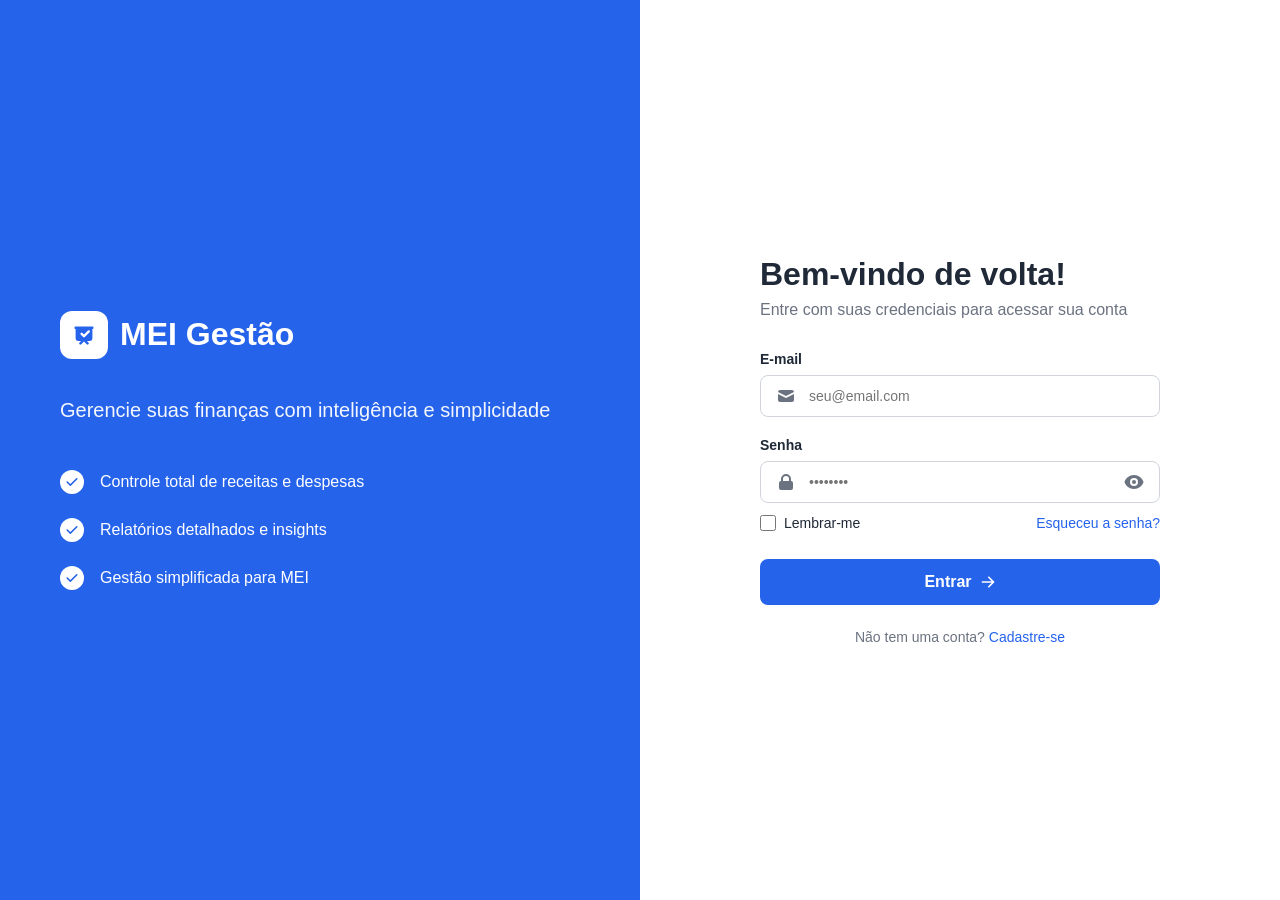
<file: index.html>
<!DOCTYPE html>
<html lang="pt-BR">
<head>
    <meta charset="UTF-8">
    <meta name="viewport" content="width=device-width, initial-scale=1.0">
    <title>MEI Gestão - Login</title>
    <link rel="stylesheet" href="styles.css">
    <style>
        body {
            margin: 0;
            padding: 0;
            font-family: -apple-system, BlinkMacSystemFont, 'Segoe UI', Roboto, Oxygen, Ubuntu, Cantarell, sans-serif;
            display: flex;
            height: 100vh;
            overflow: hidden;
        }

        .login-container {
            display: flex;
            width: 100%;
            height: 100%;
        }

        /* Left Panel - Promotional */
        .login-left {
            width: 50%;
            background-color: #2563eb;
            color: white;
            padding: 60px;
            display: flex;
            flex-direction: column;
            justify-content: center;
            position: relative;
        }

        .login-logo {
            display: flex;
            align-items: center;
            gap: 12px;
            margin-bottom: 40px;
        }

        .login-logo-icon {
            width: 48px;
            height: 48px;
            background-color: white;
            border-radius: 12px;
            display: flex;
            align-items: center;
            justify-content: center;
        }

        .login-logo-text {
            font-size: 32px;
            font-weight: bold;
        }

        .login-tagline {
            font-size: 20px;
            margin-bottom: 48px;
            opacity: 0.95;
        }

        .login-features {
            display: flex;
            flex-direction: column;
            gap: 24px;
        }

        .login-feature {
            display: flex;
            align-items: center;
            gap: 16px;
        }

        .login-feature-icon {
            width: 24px;
            height: 24px;
            background-color: white;
            border-radius: 50%;
            display: flex;
            align-items: center;
            justify-content: center;
            flex-shrink: 0;
        }

        .login-feature-text {
            font-size: 16px;
        }

        /* Right Panel - Login Form */
        .login-right {
            width: 50%;
            background-color: white;
            display: flex;
            align-items: center;
            justify-content: center;
            padding: 40px;
        }

        .login-form-container {
            width: 100%;
            max-width: 400px;
        }

        .login-welcome {
            margin-bottom: 8px;
        }

        .login-welcome h1 {
            font-size: 32px;
            font-weight: bold;
            color: #1f2937;
            margin-bottom: 8px;
        }

        .login-welcome p {
            font-size: 16px;
            color: #6b7280;
            margin-bottom: 32px;
        }

        .login-form {
            display: flex;
            flex-direction: column;
            gap: 20px;
        }

        .login-form-group {
            display: flex;
            flex-direction: column;
            gap: 8px;
        }

        .login-form-group label {
            font-size: 14px;
            font-weight: 600;
            color: #1f2937;
        }

        .login-input-wrapper {
            position: relative;
            display: flex;
            align-items: center;
        }

        .login-input-icon {
            position: absolute;
            left: 16px;
            color: #6b7280;
            pointer-events: none;
        }

        .login-input {
            width: 100%;
            padding: 12px 16px 12px 48px;
            border: 1px solid #d1d5db;
            border-radius: 8px;
            font-size: 14px;
            font-family: inherit;
            transition: border-color 0.2s;
        }

        .login-input:focus {
            outline: none;
            border-color: #2563eb;
        }

        .login-input-password {
            padding-right: 48px;
        }

        .login-password-toggle {
            position: absolute;
            right: 16px;
            cursor: pointer;
            color: #6b7280;
            transition: color 0.2s;
        }

        .login-password-toggle:hover {
            color: #2563eb;
        }

        .login-options {
            display: flex;
            justify-content: space-between;
            align-items: center;
            margin-top: -8px;
        }

        .login-remember {
            display: flex;
            align-items: center;
            gap: 8px;
        }

        .login-remember input[type="checkbox"] {
            width: 16px;
            height: 16px;
            cursor: pointer;
        }

        .login-remember label {
            font-size: 14px;
            color: #1f2937;
            cursor: pointer;
        }

        .login-forgot {
            font-size: 14px;
            color: #2563eb;
            text-decoration: none;
            font-weight: 500;
            transition: color 0.2s;
        }

        .login-forgot:hover {
            color: #1e40af;
        }

        .login-btn {
            width: 100%;
            padding: 14px 24px;
            background-color: #2563eb;
            color: white;
            border: none;
            border-radius: 8px;
            font-weight: 600;
            font-size: 16px;
            cursor: pointer;
            display: flex;
            align-items: center;
            justify-content: center;
            gap: 8px;
            transition: background-color 0.2s;
            margin-top: 8px;
        }

        .login-btn:hover {
            background-color: #1e40af;
        }

        .login-signup {
            text-align: center;
            margin-top: 24px;
            font-size: 14px;
            color: #6b7280;
        }

        .login-signup a {
            color: #2563eb;
            text-decoration: none;
            font-weight: 500;
            transition: color 0.2s;
        }

        .login-signup a:hover {
            color: #1e40af;
        }

        @media (max-width: 768px) {
            .login-container {
                flex-direction: column;
            }

            .login-left {
                width: 100%;
                padding: 40px;
            }

            .login-right {
                width: 100%;
            }
        }
    </style>
</head>
<body>
    <div class="login-container">
        <!-- Left Panel -->
        <div class="login-left">
            <div class="login-logo">
                <div class="login-logo-icon">
                    <svg width="24" height="24" fill="#2563eb" viewBox="0 0 20 20">
                        <path fill-rule="evenodd" d="M3 3a1 1 0 000 2v8a2 2 0 002 2h2.586l-1.293 1.293a1 1 0 101.414 1.414L10 15.414l2.293 2.293a1 1 0 001.414-1.414L12.414 15H15a2 2 0 002-2V5a1 1 0 100-2H3zm11.707 4.707a1 1 0 00-1.414-1.414L10 9.586 8.707 8.293a1 1 0 00-1.414 1.414l2 2a1 1 0 001.414 0l4-4z" clip-rule="evenodd"/>
                    </svg>
                </div>
                <div class="login-logo-text">MEI Gestão</div>
            </div>
            <p class="login-tagline">Gerencie suas finanças com inteligência e simplicidade</p>
            <div class="login-features">
                <div class="login-feature">
                    <div class="login-feature-icon">
                        <svg width="16" height="16" fill="#2563eb" viewBox="0 0 20 20">
                            <path fill-rule="evenodd" d="M16.707 5.293a1 1 0 010 1.414l-8 8a1 1 0 01-1.414 0l-4-4a1 1 0 011.414-1.414L8 12.586l7.293-7.293a1 1 0 011.414 0z" clip-rule="evenodd"/>
                        </svg>
                    </div>
                    <div class="login-feature-text">Controle total de receitas e despesas</div>
                </div>
                <div class="login-feature">
                    <div class="login-feature-icon">
                        <svg width="16" height="16" fill="#2563eb" viewBox="0 0 20 20">
                            <path fill-rule="evenodd" d="M16.707 5.293a1 1 0 010 1.414l-8 8a1 1 0 01-1.414 0l-4-4a1 1 0 011.414-1.414L8 12.586l7.293-7.293a1 1 0 011.414 0z" clip-rule="evenodd"/>
                        </svg>
                    </div>
                    <div class="login-feature-text">Relatórios detalhados e insights</div>
                </div>
                <div class="login-feature">
                    <div class="login-feature-icon">
                        <svg width="16" height="16" fill="#2563eb" viewBox="0 0 20 20">
                            <path fill-rule="evenodd" d="M16.707 5.293a1 1 0 010 1.414l-8 8a1 1 0 01-1.414 0l-4-4a1 1 0 011.414-1.414L8 12.586l7.293-7.293a1 1 0 011.414 0z" clip-rule="evenodd"/>
                        </svg>
                    </div>
                    <div class="login-feature-text">Gestão simplificada para MEI</div>
                </div>
            </div>
        </div>

        <!-- Right Panel -->
        <div class="login-right">
            <div class="login-form-container">
                <div class="login-welcome">
                    <h1>Bem-vindo de volta!</h1>
                    <p>Entre com suas credenciais para acessar sua conta</p>
                </div>
                <form class="login-form" id="loginForm">
                    <div class="login-form-group">
                        <label for="loginEmail">E-mail</label>
                        <div class="login-input-wrapper">
                            <svg class="login-input-icon" width="20" height="20" fill="currentColor" viewBox="0 0 20 20">
                                <path d="M2.003 5.884L10 9.882l7.997-3.998A2 2 0 0016 4H4a2 2 0 00-1.997 1.884z"/>
                                <path d="M18 8.118l-8 4-8-4V14a2 2 0 002 2h12a2 2 0 002-2V8.118z"/>
                            </svg>
                            <input type="email" id="loginEmail" class="login-input" placeholder="seu@email.com" required>
                        </div>
                    </div>
                    <div class="login-form-group">
                        <label for="loginPassword">Senha</label>
                        <div class="login-input-wrapper">
                            <svg class="login-input-icon" width="20" height="20" fill="currentColor" viewBox="0 0 20 20">
                                <path fill-rule="evenodd" d="M5 9V7a5 5 0 0110 0v2a2 2 0 012 2v5a2 2 0 01-2 2H5a2 2 0 01-2-2v-5a2 2 0 012-2zm8-2v2H7V7a3 3 0 016 0z" clip-rule="evenodd"/>
                            </svg>
                            <input type="password" id="loginPassword" class="login-input login-input-password" placeholder="••••••••" required>
                            <svg class="login-password-toggle" id="togglePassword" width="20" height="20" fill="currentColor" viewBox="0 0 20 20">
                                <path d="M10 12a2 2 0 100-4 2 2 0 000 4z"/>
                                <path fill-rule="evenodd" d="M.458 10C1.732 5.943 5.522 3 10 3s8.268 2.943 9.542 7c-1.274 4.057-5.064 7-9.542 7S1.732 14.057.458 10zM14 10a4 4 0 11-8 0 4 4 0 018 0z" clip-rule="evenodd"/>
                            </svg>
                        </div>
                    </div>
                    <div class="login-options">
                        <div class="login-remember">
                            <input type="checkbox" id="rememberMe" name="remember">
                            <label for="rememberMe">Lembrar-me</label>
                        </div>
                        <a href="recuperar-senha.html" class="login-forgot">Esqueceu a senha?</a>
                    </div>
                    <button type="submit" class="login-btn">
                        Entrar
                        <svg width="16" height="16" fill="currentColor" viewBox="0 0 20 20">
                            <path fill-rule="evenodd" d="M10.293 3.293a1 1 0 011.414 0l6 6a1 1 0 010 1.414l-6 6a1 1 0 01-1.414-1.414L14.586 11H3a1 1 0 110-2h11.586l-4.293-4.293a1 1 0 010-1.414z" clip-rule="evenodd"/>
                        </svg>
                    </button>
                </form>
                <div class="login-signup">
                    Não tem uma conta? <a href="cadastro.html">Cadastre-se</a>
                </div>
            </div>
        </div>
    </div>

    <script>
        // Toggle password visibility
        const togglePassword = document.getElementById('togglePassword');
        const loginPassword = document.getElementById('loginPassword');
        const loginForm = document.getElementById('loginForm');

        togglePassword.addEventListener('click', () => {
            const type = loginPassword.getAttribute('type') === 'password' ? 'text' : 'password';
            loginPassword.setAttribute('type', type);
            
            // Toggle icon
            if (type === 'text') {
                togglePassword.innerHTML = `
                    <path fill-rule="evenodd" d="M3.707 2.293a1 1 0 00-1.414 1.414l14 14a1 1 0 001.414-1.414l-1.473-1.473A10.014 10.014 0 0019.542 10C18.268 5.943 14.478 3 10 3a9.958 9.958 0 00-4.906 1.255l-1.387-1.387zm5.196 5.196L10 9.586V7a3 3 0 00-3 3v.586l1.903 1.903zM8 12a4 4 0 014-4v.586l-4 4V12z" clip-rule="evenodd"/>
                    <path d="M5 12a5 5 0 017.446-4.446l-7.892 7.892A4.998 4.998 0 015 12z"/>
                `;
            } else {
                togglePassword.innerHTML = `
                    <path d="M10 12a2 2 0 100-4 2 2 0 000 4z"/>
                    <path fill-rule="evenodd" d="M.458 10C1.732 5.943 5.522 3 10 3s8.268 2.943 9.542 7c-1.274 4.057-5.064 7-9.542 7S1.732 14.057.458 10zM14 10a4 4 0 11-8 0 4 4 0 018 0z" clip-rule="evenodd"/>
                `;
            }
        });

        // Form submit
        loginForm.addEventListener('submit', (e) => {
            e.preventDefault();
            // Redirecionar para o dashboard após login
            window.location.href = 'dashboard.html';
        });
    </script>
</body>
</html>
</file>
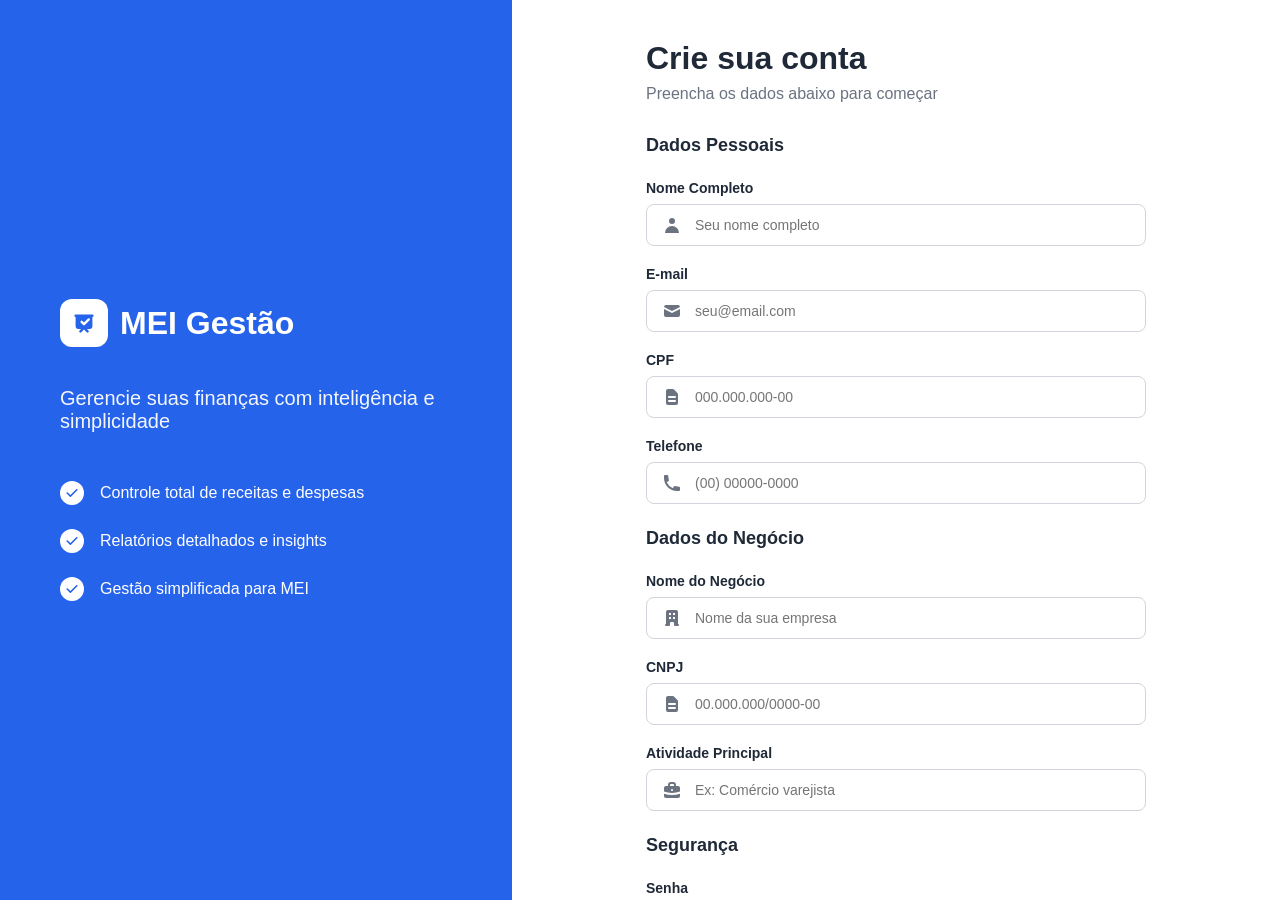
<file: cadastro.html>
<!DOCTYPE html>
<html lang="pt-BR">
<head>
    <meta charset="UTF-8">
    <meta name="viewport" content="width=device-width, initial-scale=1.0">
    <title>MEI Gestão - Criar Conta</title>
    <link rel="stylesheet" href="styles.css">
    <style>
        body {
            margin: 0;
            padding: 0;
            font-family: -apple-system, BlinkMacSystemFont, 'Segoe UI', Roboto, Oxygen, Ubuntu, Cantarell, sans-serif;
            display: flex;
            height: 100vh;
            overflow: hidden;
        }

        .signup-container {
            display: flex;
            width: 100%;
            height: 100%;
        }

        /* Left Panel - Promotional */
        .signup-left {
            width: 40%;
            background-color: #2563eb;
            color: white;
            padding: 60px;
            display: flex;
            flex-direction: column;
            justify-content: center;
            position: relative;
        }

        .signup-logo {
            display: flex;
            align-items: center;
            gap: 12px;
            margin-bottom: 40px;
        }

        .signup-logo-icon {
            width: 48px;
            height: 48px;
            background-color: white;
            border-radius: 12px;
            display: flex;
            align-items: center;
            justify-content: center;
        }

        .signup-logo-text {
            font-size: 32px;
            font-weight: bold;
        }

        .signup-tagline {
            font-size: 20px;
            margin-bottom: 48px;
            opacity: 0.95;
        }

        .signup-features {
            display: flex;
            flex-direction: column;
            gap: 24px;
        }

        .signup-feature {
            display: flex;
            align-items: center;
            gap: 16px;
        }

        .signup-feature-icon {
            width: 24px;
            height: 24px;
            background-color: white;
            border-radius: 50%;
            display: flex;
            align-items: center;
            justify-content: center;
            flex-shrink: 0;
        }

        .signup-feature-text {
            font-size: 16px;
        }

        /* Right Panel - Signup Form */
        .signup-right {
            width: 60%;
            background-color: white;
            display: flex;
            align-items: flex-start;
            justify-content: center;
            padding: 40px;
            overflow-y: auto;
        }

        .signup-form-container {
            width: 100%;
            max-width: 500px;
        }

        .signup-welcome {
            margin-bottom: 32px;
        }

        .signup-welcome h1 {
            font-size: 32px;
            font-weight: bold;
            color: #1f2937;
            margin-bottom: 8px;
        }

        .signup-welcome p {
            font-size: 16px;
            color: #6b7280;
        }

        .signup-form {
            display: flex;
            flex-direction: column;
            gap: 24px;
        }

        .form-section {
            display: flex;
            flex-direction: column;
            gap: 20px;
        }

        .form-section-title {
            font-size: 18px;
            font-weight: 600;
            color: #1f2937;
            margin-bottom: 4px;
        }

        .signup-form-group {
            display: flex;
            flex-direction: column;
            gap: 8px;
        }

        .signup-form-group label {
            font-size: 14px;
            font-weight: 600;
            color: #1f2937;
        }

        .signup-input-wrapper {
            position: relative;
            display: flex;
            align-items: center;
        }

        .signup-input-icon {
            position: absolute;
            left: 16px;
            color: #6b7280;
            pointer-events: none;
        }

        .signup-input {
            width: 100%;
            padding: 12px 16px 12px 48px;
            border: 1px solid #d1d5db;
            border-radius: 8px;
            font-size: 14px;
            font-family: inherit;
            transition: border-color 0.2s;
        }

        .signup-input:focus {
            outline: none;
            border-color: #2563eb;
        }

        .signup-input-password {
            padding-right: 48px;
        }

        .signup-password-toggle {
            position: absolute;
            right: 16px;
            cursor: pointer;
            color: #6b7280;
            transition: color 0.2s;
        }

        .signup-password-toggle:hover {
            color: #2563eb;
        }

        .signup-terms {
            display: flex;
            align-items: flex-start;
            gap: 12px;
            margin-top: 8px;
        }

        .signup-terms input[type="checkbox"] {
            width: 18px;
            height: 18px;
            cursor: pointer;
            margin-top: 2px;
            flex-shrink: 0;
        }

        .signup-terms label {
            font-size: 14px;
            color: #1f2937;
            cursor: pointer;
            line-height: 1.5;
        }

        .signup-terms a {
            color: #2563eb;
            text-decoration: none;
            font-weight: 500;
        }

        .signup-terms a:hover {
            text-decoration: underline;
        }

        .signup-btn {
            width: 100%;
            padding: 14px 24px;
            background-color: #2563eb;
            color: white;
            border: none;
            border-radius: 8px;
            font-weight: 600;
            font-size: 16px;
            cursor: pointer;
            display: flex;
            align-items: center;
            justify-content: center;
            gap: 8px;
            transition: background-color 0.2s;
            margin-top: 8px;
        }

        .signup-btn:hover {
            background-color: #1e40af;
        }

        .signup-login {
            text-align: center;
            margin-top: 24px;
            font-size: 14px;
            color: #6b7280;
        }

        .signup-login a {
            color: #2563eb;
            text-decoration: none;
            font-weight: 500;
            transition: color 0.2s;
        }

        .signup-login a:hover {
            color: #1e40af;
        }

        @media (max-width: 768px) {
            .signup-container {
                flex-direction: column;
            }

            .signup-left {
                width: 100%;
                padding: 40px;
            }

            .signup-right {
                width: 100%;
            }
        }
    </style>
</head>
<body>
    <div class="signup-container">
        <!-- Left Panel -->
        <div class="signup-left">
            <div class="signup-logo">
                <div class="signup-logo-icon">
                    <svg width="24" height="24" fill="#2563eb" viewBox="0 0 20 20">
                        <path fill-rule="evenodd" d="M3 3a1 1 0 000 2v8a2 2 0 002 2h2.586l-1.293 1.293a1 1 0 101.414 1.414L10 15.414l2.293 2.293a1 1 0 001.414-1.414L12.414 15H15a2 2 0 002-2V5a1 1 0 100-2H3zm11.707 4.707a1 1 0 00-1.414-1.414L10 9.586 8.707 8.293a1 1 0 00-1.414 1.414l2 2a1 1 0 001.414 0l4-4z" clip-rule="evenodd"/>
                    </svg>
                </div>
                <div class="signup-logo-text">MEI Gestão</div>
            </div>
            <p class="signup-tagline">Gerencie suas finanças com inteligência e simplicidade</p>
            <div class="signup-features">
                <div class="signup-feature">
                    <div class="signup-feature-icon">
                        <svg width="16" height="16" fill="#2563eb" viewBox="0 0 20 20">
                            <path fill-rule="evenodd" d="M16.707 5.293a1 1 0 010 1.414l-8 8a1 1 0 01-1.414 0l-4-4a1 1 0 011.414-1.414L8 12.586l7.293-7.293a1 1 0 011.414 0z" clip-rule="evenodd"/>
                        </svg>
                    </div>
                    <div class="signup-feature-text">Controle total de receitas e despesas</div>
                </div>
                <div class="signup-feature">
                    <div class="signup-feature-icon">
                        <svg width="16" height="16" fill="#2563eb" viewBox="0 0 20 20">
                            <path fill-rule="evenodd" d="M16.707 5.293a1 1 0 010 1.414l-8 8a1 1 0 01-1.414 0l-4-4a1 1 0 011.414-1.414L8 12.586l7.293-7.293a1 1 0 011.414 0z" clip-rule="evenodd"/>
                        </svg>
                    </div>
                    <div class="signup-feature-text">Relatórios detalhados e insights</div>
                </div>
                <div class="signup-feature">
                    <div class="signup-feature-icon">
                        <svg width="16" height="16" fill="#2563eb" viewBox="0 0 20 20">
                            <path fill-rule="evenodd" d="M16.707 5.293a1 1 0 010 1.414l-8 8a1 1 0 01-1.414 0l-4-4a1 1 0 011.414-1.414L8 12.586l7.293-7.293a1 1 0 011.414 0z" clip-rule="evenodd"/>
                        </svg>
                    </div>
                    <div class="signup-feature-text">Gestão simplificada para MEI</div>
                </div>
            </div>
        </div>

        <!-- Right Panel -->
        <div class="signup-right">
            <div class="signup-form-container">
                <div class="signup-welcome">
                    <h1>Crie sua conta</h1>
                    <p>Preencha os dados abaixo para começar</p>
                </div>
                <form class="signup-form" id="signupForm">
                    <!-- Dados Pessoais -->
                    <div class="form-section">
                        <h3 class="form-section-title">Dados Pessoais</h3>
                        <div class="signup-form-group">
                            <label for="fullName">Nome Completo</label>
                            <div class="signup-input-wrapper">
                                <svg class="signup-input-icon" width="20" height="20" fill="currentColor" viewBox="0 0 20 20">
                                    <path fill-rule="evenodd" d="M10 9a3 3 0 100-6 3 3 0 000 6zm-7 9a7 7 0 1114 0H3z" clip-rule="evenodd"/>
                                </svg>
                                <input type="text" id="fullName" class="signup-input" placeholder="Seu nome completo" required>
                            </div>
                        </div>
                        <div class="signup-form-group">
                            <label for="signupEmail">E-mail</label>
                            <div class="signup-input-wrapper">
                                <svg class="signup-input-icon" width="20" height="20" fill="currentColor" viewBox="0 0 20 20">
                                    <path d="M2.003 5.884L10 9.882l7.997-3.998A2 2 0 0016 4H4a2 2 0 00-1.997 1.884z"/>
                                    <path d="M18 8.118l-8 4-8-4V14a2 2 0 002 2h12a2 2 0 002-2V8.118z"/>
                                </svg>
                                <input type="email" id="signupEmail" class="signup-input" placeholder="seu@email.com" required>
                            </div>
                        </div>
                        <div class="signup-form-group">
                            <label for="cpf">CPF</label>
                            <div class="signup-input-wrapper">
                                <svg class="signup-input-icon" width="20" height="20" fill="currentColor" viewBox="0 0 20 20">
                                    <path fill-rule="evenodd" d="M4 4a2 2 0 012-2h4.586A2 2 0 0112 2.586L15.414 6A2 2 0 0116 7.414V16a2 2 0 01-2 2H6a2 2 0 01-2-2V4zm2 6a1 1 0 011-1h6a1 1 0 110 2H7a1 1 0 01-1-1zm1 3a1 1 0 100 2h6a1 1 0 100-2H7z" clip-rule="evenodd"/>
                                </svg>
                                <input type="text" id="cpf" class="signup-input" placeholder="000.000.000-00" required>
                            </div>
                        </div>
                        <div class="signup-form-group">
                            <label for="phone">Telefone</label>
                            <div class="signup-input-wrapper">
                                <svg class="signup-input-icon" width="20" height="20" fill="currentColor" viewBox="0 0 20 20">
                                    <path d="M2 3a1 1 0 011-1h2.153a1 1 0 01.986.836l.74 4.435a1 1 0 01-.54 1.06l-1.548.773a11.037 11.037 0 006.105 6.105l.774-1.548a1 1 0 011.059-.54l4.435.74a1 1 0 01.836.986V17a1 1 0 01-1 1h-2C7.82 18 2 12.18 2 5V3z"/>
                                </svg>
                                <input type="tel" id="phone" class="signup-input" placeholder="(00) 00000-0000">
                            </div>
                        </div>
                    </div>

                    <!-- Dados do Negócio -->
                    <div class="form-section">
                        <h3 class="form-section-title">Dados do Negócio</h3>
                        <div class="signup-form-group">
                            <label for="businessName">Nome do Negócio</label>
                            <div class="signup-input-wrapper">
                                <svg class="signup-input-icon" width="20" height="20" fill="currentColor" viewBox="0 0 20 20">
                                    <path fill-rule="evenodd" d="M4 4a2 2 0 012-2h8a2 2 0 012 2v12a1 1 0 110 2h-3a1 1 0 01-1-1v-2a1 1 0 00-1-1H9a1 1 0 00-1 1v2a1 1 0 01-1 1H4a1 1 0 110-2V4zm3 1h2v2H7V5zm2 4H7v2h2V9zm2-4h2v2h-2V5zm2 4h-2v2h2V9z" clip-rule="evenodd"/>
                                </svg>
                                <input type="text" id="businessName" class="signup-input" placeholder="Nome da sua empresa">
                            </div>
                        </div>
                        <div class="signup-form-group">
                            <label for="cnpj">CNPJ</label>
                            <div class="signup-input-wrapper">
                                <svg class="signup-input-icon" width="20" height="20" fill="currentColor" viewBox="0 0 20 20">
                                    <path fill-rule="evenodd" d="M4 4a2 2 0 012-2h4.586A2 2 0 0112 2.586L15.414 6A2 2 0 0116 7.414V16a2 2 0 01-2 2H6a2 2 0 01-2-2V4zm2 6a1 1 0 011-1h6a1 1 0 110 2H7a1 1 0 01-1-1zm1 3a1 1 0 100 2h6a1 1 0 100-2H7z" clip-rule="evenodd"/>
                                </svg>
                                <input type="text" id="cnpj" class="signup-input" placeholder="00.000.000/0000-00">
                            </div>
                        </div>
                        <div class="signup-form-group">
                            <label for="mainActivity">Atividade Principal</label>
                            <div class="signup-input-wrapper">
                                <svg class="signup-input-icon" width="20" height="20" fill="currentColor" viewBox="0 0 20 20">
                                    <path fill-rule="evenodd" d="M6 6V5a3 3 0 013-3h2a3 3 0 013 3v1h2a2 2 0 012 2v3.57A22.952 22.952 0 0110 13a22.95 22.95 0 01-8-1.43V8a2 2 0 012-2h2zm2-1a1 1 0 011-1h2a1 1 0 011 1v1H8V5zm1 5a1 1 0 011-1h.01a1 1 0 110 2H10a1 1 0 01-1-1z" clip-rule="evenodd"/>
                                    <path d="M2 13.692V16a2 2 0 002 2h12a2 2 0 002-2v-2.308A24.974 24.974 0 0110 15c-2.796 0-5.487-.46-8-1.308z"/>
                                </svg>
                                <input type="text" id="mainActivity" class="signup-input" placeholder="Ex: Comércio varejista">
                            </div>
                        </div>
                    </div>

                    <!-- Segurança -->
                    <div class="form-section">
                        <h3 class="form-section-title">Segurança</h3>
                        <div class="signup-form-group">
                            <label for="signupPassword">Senha</label>
                            <div class="signup-input-wrapper">
                                <svg class="signup-input-icon" width="20" height="20" fill="currentColor" viewBox="0 0 20 20">
                                    <path fill-rule="evenodd" d="M5 9V7a5 5 0 0110 0v2a2 2 0 012 2v5a2 2 0 01-2 2H5a2 2 0 01-2-2v-5a2 2 0 012-2zm8-2v2H7V7a3 3 0 016 0z" clip-rule="evenodd"/>
                                </svg>
                                <input type="password" id="signupPassword" class="signup-input signup-input-password" placeholder="Mínimo 8 caracteres" required minlength="8">
                                <svg class="signup-password-toggle" id="toggleSignupPassword" width="20" height="20" fill="currentColor" viewBox="0 0 20 20">
                                    <path d="M10 12a2 2 0 100-4 2 2 0 000 4z"/>
                                    <path fill-rule="evenodd" d="M.458 10C1.732 5.943 5.522 3 10 3s8.268 2.943 9.542 7c-1.274 4.057-5.064 7-9.542 7S1.732 14.057.458 10zM14 10a4 4 0 11-8 0 4 4 0 018 0z" clip-rule="evenodd"/>
                                </svg>
                            </div>
                        </div>
                        <div class="signup-form-group">
                            <label for="confirmPassword">Confirmar Senha</label>
                            <div class="signup-input-wrapper">
                                <svg class="signup-input-icon" width="20" height="20" fill="currentColor" viewBox="0 0 20 20">
                                    <path fill-rule="evenodd" d="M5 9V7a5 5 0 0110 0v2a2 2 0 012 2v5a2 2 0 01-2 2H5a2 2 0 01-2-2v-5a2 2 0 012-2zm8-2v2H7V7a3 3 0 016 0z" clip-rule="evenodd"/>
                                </svg>
                                <input type="password" id="confirmPassword" class="signup-input signup-input-password" placeholder="Digite a senha novamente" required minlength="8">
                                <svg class="signup-password-toggle" id="toggleConfirmPassword" width="20" height="20" fill="currentColor" viewBox="0 0 20 20">
                                    <path d="M10 12a2 2 0 100-4 2 2 0 000 4z"/>
                                    <path fill-rule="evenodd" d="M.458 10C1.732 5.943 5.522 3 10 3s8.268 2.943 9.542 7c-1.274 4.057-5.064 7-9.542 7S1.732 14.057.458 10zM14 10a4 4 0 11-8 0 4 4 0 018 0z" clip-rule="evenodd"/>
                                </svg>
                            </div>
                        </div>
                    </div>

                    <!-- Termos -->
                    <div class="signup-terms">
                        <input type="checkbox" id="acceptTerms" name="terms" required>
                        <label for="acceptTerms">
                            Aceito os <a href="#">termos de uso</a> e <a href="#">política de privacidade</a>
                        </label>
                    </div>

                    <button type="submit" class="signup-btn">
                        Criar Conta
                        <svg width="16" height="16" fill="currentColor" viewBox="0 0 20 20">
                            <path fill-rule="evenodd" d="M10.293 3.293a1 1 0 011.414 0l6 6a1 1 0 010 1.414l-6 6a1 1 0 01-1.414-1.414L14.586 11H3a1 1 0 110-2h11.586l-4.293-4.293a1 1 0 010-1.414z" clip-rule="evenodd"/>
                        </svg>
                    </button>
                </form>
                <div class="signup-login">
                    Já tem uma conta? <a href="index.html">Faça login</a>
                </div>
            </div>
        </div>
    </div>

    <script>
        // Toggle password visibility
        const toggleSignupPassword = document.getElementById('toggleSignupPassword');
        const toggleConfirmPassword = document.getElementById('toggleConfirmPassword');
        const signupPassword = document.getElementById('signupPassword');
        const confirmPassword = document.getElementById('confirmPassword');
        const signupForm = document.getElementById('signupForm');

        const eyeOpenIcon = `
            <path d="M10 12a2 2 0 100-4 2 2 0 000 4z"/>
            <path fill-rule="evenodd" d="M.458 10C1.732 5.943 5.522 3 10 3s8.268 2.943 9.542 7c-1.274 4.057-5.064 7-9.542 7S1.732 14.057.458 10zM14 10a4 4 0 11-8 0 4 4 0 018 0z" clip-rule="evenodd"/>
        `;

        const eyeClosedIcon = `
            <path fill-rule="evenodd" d="M3.707 2.293a1 1 0 00-1.414 1.414l14 14a1 1 0 001.414-1.414l-1.473-1.473A10.014 10.014 0 0019.542 10C18.268 5.943 14.478 3 10 3a9.958 9.958 0 00-4.906 1.255l-1.387-1.387zm5.196 5.196L10 9.586V7a3 3 0 00-3 3v.586l1.903 1.903zM8 12a4 4 0 014-4v.586l-4 4V12z" clip-rule="evenodd"/>
            <path d="M5 12a5 5 0 017.446-4.446l-7.892 7.892A4.998 4.998 0 015 12z"/>
        `;

        toggleSignupPassword.addEventListener('click', () => {
            const type = signupPassword.getAttribute('type') === 'password' ? 'text' : 'password';
            signupPassword.setAttribute('type', type);
            toggleSignupPassword.innerHTML = type === 'text' ? eyeClosedIcon : eyeOpenIcon;
        });

        toggleConfirmPassword.addEventListener('click', () => {
            const type = confirmPassword.getAttribute('type') === 'password' ? 'text' : 'password';
            confirmPassword.setAttribute('type', type);
            toggleConfirmPassword.innerHTML = type === 'text' ? eyeClosedIcon : eyeOpenIcon;
        });

        // Form validation
        signupForm.addEventListener('submit', (e) => {
            e.preventDefault();
            
            const password = signupPassword.value;
            const confirm = confirmPassword.value;
            
            if (password !== confirm) {
                alert('As senhas não coincidem!');
                return;
            }
            
            if (password.length < 8) {
                alert('A senha deve ter no mínimo 8 caracteres!');
                return;
            }
            
            // Redirecionar para o dashboard após cadastro
            window.location.href = 'index.html';
        });

        // Máscaras de input
        const cpfInput = document.getElementById('cpf');
        const phoneInput = document.getElementById('phone');
        const cnpjInput = document.getElementById('cnpj');

        cpfInput.addEventListener('input', (e) => {
            let value = e.target.value.replace(/\D/g, '');
            if (value.length <= 11) {
                value = value.replace(/(\d{3})(\d)/, '$1.$2');
                value = value.replace(/(\d{3})(\d)/, '$1.$2');
                value = value.replace(/(\d{3})(\d{1,2})$/, '$1-$2');
                e.target.value = value;
            }
        });

        phoneInput.addEventListener('input', (e) => {
            let value = e.target.value.replace(/\D/g, '');
            if (value.length <= 11) {
                value = value.replace(/(\d{2})(\d)/, '($1) $2');
                value = value.replace(/(\d{5})(\d)/, '$1-$2');
                e.target.value = value;
            }
        });

        cnpjInput.addEventListener('input', (e) => {
            let value = e.target.value.replace(/\D/g, '');
            if (value.length <= 14) {
                value = value.replace(/(\d{2})(\d)/, '$1.$2');
                value = value.replace(/(\d{3})(\d)/, '$1.$2');
                value = value.replace(/(\d{3})(\d)/, '$1/$2');
                value = value.replace(/(\d{4})(\d)/, '$1-$2');
                e.target.value = value;
            }
        });
    </script>
</body>
</html>
</file>
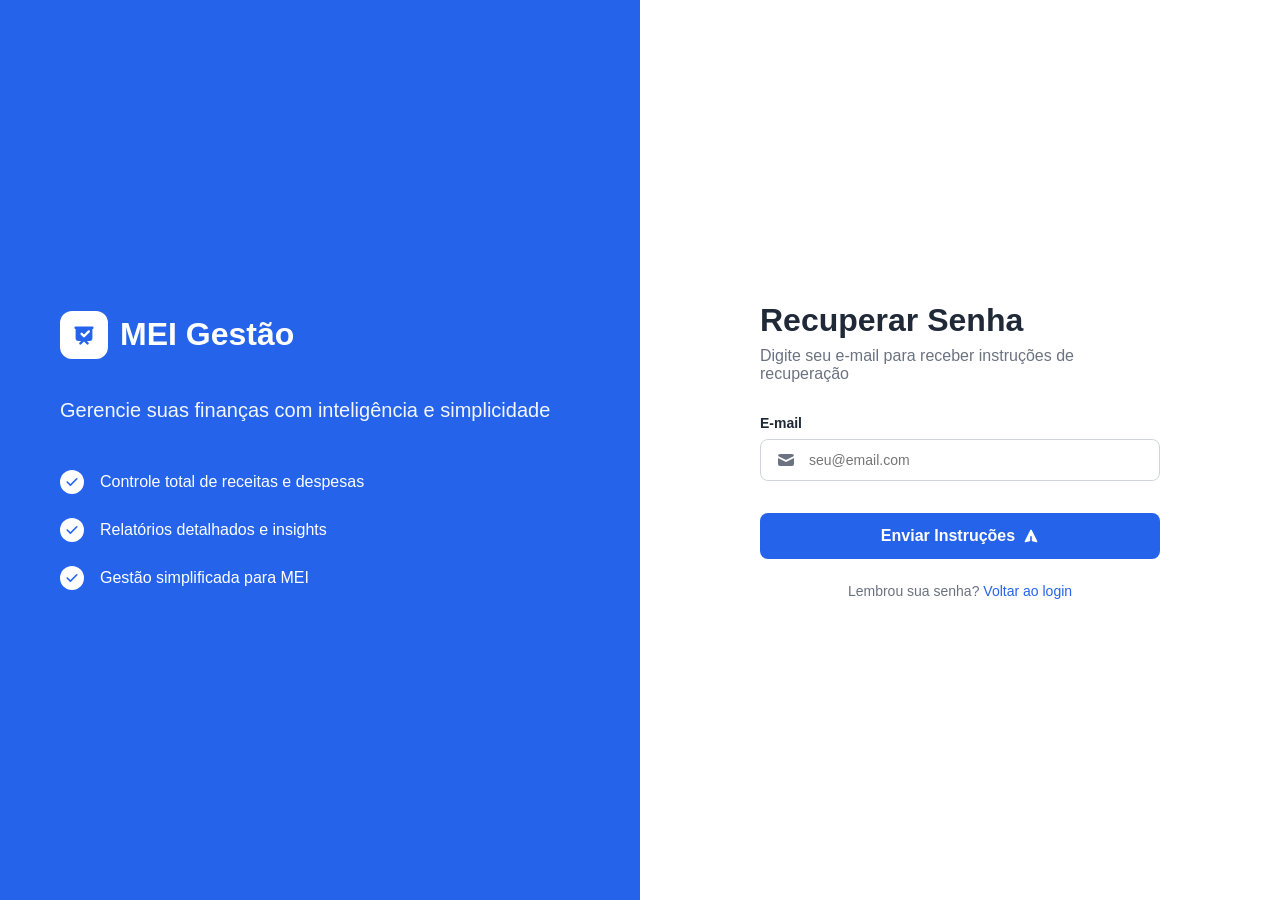
<file: recuperar-senha.html>
<!DOCTYPE html>
<html lang="pt-BR">
<head>
    <meta charset="UTF-8">
    <meta name="viewport" content="width=device-width, initial-scale=1.0">
    <title>MEI Gestão - Recuperar Senha</title>
    <link rel="stylesheet" href="styles.css">
    <style>
        body {
            margin: 0;
            padding: 0;
            font-family: -apple-system, BlinkMacSystemFont, 'Segoe UI', Roboto, Oxygen, Ubuntu, Cantarell, sans-serif;
            display: flex;
            height: 100vh;
            overflow: hidden;
        }

        .recover-container {
            display: flex;
            width: 100%;
            height: 100%;
        }

        /* Left Panel - Promotional */
        .recover-left {
            width: 50%;
            background-color: #2563eb;
            color: white;
            padding: 60px;
            display: flex;
            flex-direction: column;
            justify-content: center;
            position: relative;
        }

        .recover-logo {
            display: flex;
            align-items: center;
            gap: 12px;
            margin-bottom: 40px;
        }

        .recover-logo-icon {
            width: 48px;
            height: 48px;
            background-color: white;
            border-radius: 12px;
            display: flex;
            align-items: center;
            justify-content: center;
        }

        .recover-logo-text {
            font-size: 32px;
            font-weight: bold;
        }

        .recover-tagline {
            font-size: 20px;
            margin-bottom: 48px;
            opacity: 0.95;
        }

        .recover-features {
            display: flex;
            flex-direction: column;
            gap: 24px;
        }

        .recover-feature {
            display: flex;
            align-items: center;
            gap: 16px;
        }

        .recover-feature-icon {
            width: 24px;
            height: 24px;
            background-color: white;
            border-radius: 50%;
            display: flex;
            align-items: center;
            justify-content: center;
            flex-shrink: 0;
        }

        .recover-feature-text {
            font-size: 16px;
        }

        /* Right Panel - Recover Form */
        .recover-right {
            width: 50%;
            background-color: white;
            display: flex;
            align-items: center;
            justify-content: center;
            padding: 40px;
        }

        .recover-form-container {
            width: 100%;
            max-width: 400px;
        }

        .recover-welcome {
            margin-bottom: 32px;
        }

        .recover-welcome h1 {
            font-size: 32px;
            font-weight: bold;
            color: #1f2937;
            margin-bottom: 8px;
        }

        .recover-welcome p {
            font-size: 16px;
            color: #6b7280;
        }

        .recover-form {
            display: flex;
            flex-direction: column;
            gap: 24px;
        }

        .recover-form-group {
            display: flex;
            flex-direction: column;
            gap: 8px;
        }

        .recover-form-group label {
            font-size: 14px;
            font-weight: 600;
            color: #1f2937;
        }

        .recover-input-wrapper {
            position: relative;
            display: flex;
            align-items: center;
        }

        .recover-input-icon {
            position: absolute;
            left: 16px;
            color: #6b7280;
            pointer-events: none;
        }

        .recover-input {
            width: 100%;
            padding: 12px 16px 12px 48px;
            border: 1px solid #d1d5db;
            border-radius: 8px;
            font-size: 14px;
            font-family: inherit;
            transition: border-color 0.2s;
        }

        .recover-input:focus {
            outline: none;
            border-color: #2563eb;
        }

        .recover-btn {
            width: 100%;
            padding: 14px 24px;
            background-color: #2563eb;
            color: white;
            border: none;
            border-radius: 8px;
            font-weight: 600;
            font-size: 16px;
            cursor: pointer;
            display: flex;
            align-items: center;
            justify-content: center;
            gap: 8px;
            transition: background-color 0.2s;
            margin-top: 8px;
        }

        .recover-btn:hover {
            background-color: #1e40af;
        }

        .recover-login {
            text-align: center;
            margin-top: 24px;
            font-size: 14px;
            color: #6b7280;
        }

        .recover-login a {
            color: #2563eb;
            text-decoration: none;
            font-weight: 500;
            transition: color 0.2s;
        }

        .recover-login a:hover {
            color: #1e40af;
        }

        @media (max-width: 768px) {
            .recover-container {
                flex-direction: column;
            }

            .recover-left {
                width: 100%;
                padding: 40px;
            }

            .recover-right {
                width: 100%;
            }
        }
    </style>
</head>
<body>
    <div class="recover-container">
        <!-- Left Panel -->
        <div class="recover-left">
            <div class="recover-logo">
                <div class="recover-logo-icon">
                    <svg width="24" height="24" fill="#2563eb" viewBox="0 0 20 20">
                        <path fill-rule="evenodd" d="M3 3a1 1 0 000 2v8a2 2 0 002 2h2.586l-1.293 1.293a1 1 0 101.414 1.414L10 15.414l2.293 2.293a1 1 0 001.414-1.414L12.414 15H15a2 2 0 002-2V5a1 1 0 100-2H3zm11.707 4.707a1 1 0 00-1.414-1.414L10 9.586 8.707 8.293a1 1 0 00-1.414 1.414l2 2a1 1 0 001.414 0l4-4z" clip-rule="evenodd"/>
                    </svg>
                </div>
                <div class="recover-logo-text">MEI Gestão</div>
            </div>
            <p class="recover-tagline">Gerencie suas finanças com inteligência e simplicidade</p>
            <div class="recover-features">
                <div class="recover-feature">
                    <div class="recover-feature-icon">
                        <svg width="16" height="16" fill="#2563eb" viewBox="0 0 20 20">
                            <path fill-rule="evenodd" d="M16.707 5.293a1 1 0 010 1.414l-8 8a1 1 0 01-1.414 0l-4-4a1 1 0 011.414-1.414L8 12.586l7.293-7.293a1 1 0 011.414 0z" clip-rule="evenodd"/>
                        </svg>
                    </div>
                    <div class="recover-feature-text">Controle total de receitas e despesas</div>
                </div>
                <div class="recover-feature">
                    <div class="recover-feature-icon">
                        <svg width="16" height="16" fill="#2563eb" viewBox="0 0 20 20">
                            <path fill-rule="evenodd" d="M16.707 5.293a1 1 0 010 1.414l-8 8a1 1 0 01-1.414 0l-4-4a1 1 0 011.414-1.414L8 12.586l7.293-7.293a1 1 0 011.414 0z" clip-rule="evenodd"/>
                        </svg>
                    </div>
                    <div class="recover-feature-text">Relatórios detalhados e insights</div>
                </div>
                <div class="recover-feature">
                    <div class="recover-feature-icon">
                        <svg width="16" height="16" fill="#2563eb" viewBox="0 0 20 20">
                            <path fill-rule="evenodd" d="M16.707 5.293a1 1 0 010 1.414l-8 8a1 1 0 01-1.414 0l-4-4a1 1 0 011.414-1.414L8 12.586l7.293-7.293a1 1 0 011.414 0z" clip-rule="evenodd"/>
                        </svg>
                    </div>
                    <div class="recover-feature-text">Gestão simplificada para MEI</div>
                </div>
            </div>
        </div>

        <!-- Right Panel -->
        <div class="recover-right">
            <div class="recover-form-container">
                <div class="recover-welcome">
                    <h1>Recuperar Senha</h1>
                    <p>Digite seu e-mail para receber instruções de recuperação</p>
                </div>
                <form class="recover-form" id="recoverForm">
                    <div class="recover-form-group">
                        <label for="recoverEmail">E-mail</label>
                        <div class="recover-input-wrapper">
                            <svg class="recover-input-icon" width="20" height="20" fill="currentColor" viewBox="0 0 20 20">
                                <path d="M2.003 5.884L10 9.882l7.997-3.998A2 2 0 0016 4H4a2 2 0 00-1.997 1.884z"/>
                                <path d="M18 8.118l-8 4-8-4V14a2 2 0 002 2h12a2 2 0 002-2V8.118z"/>
                            </svg>
                            <input type="email" id="recoverEmail" class="recover-input" placeholder="seu@email.com" required>
                        </div>
                    </div>
                    <button type="submit" class="recover-btn">
                        Enviar Instruções
                        <svg width="16" height="16" fill="currentColor" viewBox="0 0 20 20">
                            <path d="M10.894 2.553a1 1 0 00-1.788 0l-7 14a1 1 0 001.169 1.409l5-1.429A1 1 0 009 15.571V11a1 1 0 112 0v4.571a1 1 0 00.725.962l5 1.428a1 1 0 001.17-1.408l-7-14z"/>
                        </svg>
                    </button>
                </form>
                <div class="recover-login">
                    Lembrou sua senha? <a href="index.html">Voltar ao login</a>
                </div>
            </div>
        </div>
    </div>

    <script>
        const recoverForm = document.getElementById('recoverForm');

        recoverForm.addEventListener('submit', (e) => {
            e.preventDefault();
            const email = document.getElementById('recoverEmail').value;
            
            // Simular envio de instruções
            alert('Instruções de recuperação de senha foram enviadas para ' + email);
            
            // Redirecionar para login após 2 segundos
            setTimeout(() => {
                window.location.href = 'login.html';
            }, 2000);
        });
    </script>
</body>
</html>
</file>
<file: styles.css>
* {
    margin: 0;
    padding: 0;
    box-sizing: border-box;
}

body {
    font-family: -apple-system, BlinkMacSystemFont, 'Segoe UI', Roboto, Oxygen, Ubuntu, Cantarell, sans-serif;
    display: flex;
    height: 100vh;
    overflow: hidden;
}

body.modal-open {
    overflow: hidden;
}

/* Sidebar */
.sidebar {
    width: 280px;
    background-color: #2563eb;
    color: white;
    padding: 30px 20px;
    display: flex;
    flex-direction: column;
    justify-content: space-between;
}

.sidebar-title {
    font-size: 28px;
    font-weight: bold;
    margin-bottom: 40px;
}

.nav-menu {
    list-style: none;
}

.nav-item {
    padding: 12px 15px;
    margin-bottom: 8px;
    border-radius: 8px;
    cursor: pointer;
    display: flex;
    align-items: center;
    gap: 10px;
}

.nav-item.active {
    background-color: #f5f5f5;
    color: #1f2937;
    border-radius: 0;
    margin-left: -20px;
    margin-right: -20px;
    padding-left: 35px;
    padding-right: 20px;
}

.nav-item.active .nav-icon {
    fill: #1f2937;
}

.nav-item:not(.active):hover {
    background-color: rgba(255, 255, 255, 0.1);
}

.nav-icon {
    width: 20px;
    height: 20px;
}

.logout-btn {
    background-color: white;
    color: #1e40af;
    border: none;
    padding: 12px 20px;
    border-radius: 8px;
    font-weight: 600;
    cursor: pointer;
    width: 100%;
}

.logout-btn:hover {
    background-color: #f3f4f6;
}

/* Main Content */
.main-content {
    flex: 1;
    background-color: #f5f5f5;
    padding: 40px;
    overflow-y: auto;
}

.header {
    margin-bottom: 30px;
}

.header h1 {
    font-size: 32px;
    font-weight: bold;
    color: #1f2937;
    margin-bottom: 8px;
}

.header p {
    color: #6b7280;
    font-size: 16px;
}

/* Summary Cards */
.summary-cards {
    display: grid;
    grid-template-columns: repeat(3, 1fr);
    gap: 20px;
    margin-bottom: 30px;
}

.card {
    background-color: white;
    border-radius: 12px;
    padding: 24px;
    box-shadow: 0 1px 3px rgba(0, 0, 0, 0.1);
}

.card-title {
    font-size: 14px;
    color: #6b7280;
    margin-bottom: 12px;
}

.card-value {
    font-size: 28px;
    font-weight: bold;
    color: #1f2937;
    margin-bottom: 8px;
}

.card-change {
    font-size: 14px;
}

.card-change.positive {
    color: #10b981;
}

.card-change.negative {
    color: #ef4444;
}

/* New Transaction Button */
.dashboard-actions {
    display: flex;
    justify-content: flex-end;
    gap: 12px;
    margin-bottom: 30px;
}

.new-transaction-btn {
    display: flex;
    align-items: center;
    gap: 8px;
    background-color: #2563eb;
    color: white;
    border: none;
    padding: 12px 24px;
    border-radius: 8px;
    font-weight: 600;
    cursor: pointer;
    transition: background-color 0.2s;
}

.new-transaction-btn:hover {
    background-color: #1e40af;
}

.gerar-das-btn {
    display: flex;
    align-items: center;
    gap: 8px;
    background: linear-gradient(180deg, #fb923c 0%, #ea580c 100%);
    color: #fef3c7;
    border: none;
    padding: 12px 24px;
    border-radius: 8px;
    font-weight: 600;
    cursor: pointer;
    box-shadow: 0 2px 4px rgba(234, 88, 12, 0.3);
    transition: all 0.2s;
}

.gerar-das-btn:hover {
    background: linear-gradient(180deg, #f97316 0%, #c2410c 100%);
    box-shadow: 0 4px 8px rgba(234, 88, 12, 0.4);
}

/* Recent Transactions */
.transactions-section {
    background-color: white;
    border-radius: 12px;
    padding: 24px;
    box-shadow: 0 1px 3px rgba(0, 0, 0, 0.1);
}

.section-title {
    font-size: 20px;
    font-weight: bold;
    color: #1f2937;
    margin-bottom: 20px;
}

.tabs {
    display: flex;
    gap: 8px;
    margin-bottom: 20px;
}

.tab {
    padding: 8px 16px;
    background-color: #f3f4f6;
    border: none;
    border-radius: 6px;
    cursor: pointer;
    font-size: 14px;
    color: #6b7280;
}

.tab.active {
    background-color: #2563eb;
    color: white;
}

.transaction-list {
    display: flex;
    flex-direction: column;
    gap: 12px;
}

.transaction-item {
    display: flex;
    align-items: center;
    gap: 16px;
    padding: 16px;
    background-color: #f9fafb;
    border-radius: 8px;
}

.transaction-icon {
    width: 40px;
    height: 40px;
    border-radius: 8px;
    display: flex;
    align-items: center;
    justify-content: center;
}

.transaction-icon.income {
    background-color: #d1fae5;
}

.transaction-icon.expense {
    background-color: #fee2e2;
}

.transaction-details {
    flex: 1;
}

.transaction-description {
    font-weight: 600;
    color: #1f2937;
    margin-bottom: 4px;
}

.transaction-date {
    font-size: 14px;
    color: #6b7280;
}

.transaction-amount {
    font-size: 18px;
    font-weight: bold;
}

.transaction-amount.income {
    color: #10b981;
}

.transaction-amount.expense {
    color: #ef4444;
}

/* Modal */
.modal-overlay {
    display: none;
    position: fixed;
    top: 0;
    left: 0;
    width: 100%;
    height: 100%;
    background-color: rgba(0, 0, 0, 0.5);
    backdrop-filter: blur(4px);
    z-index: 1000;
    align-items: center;
    justify-content: center;
}

.modal-overlay.active {
    display: flex;
}

.modal {
    background-color: white;
    border-radius: 12px;
    padding: 32px;
    max-width: 520px;
    width: 90%;
    position: relative;
    box-shadow: 0 20px 25px -5px rgba(0, 0, 0, 0.1), 0 10px 10px -5px rgba(0, 0, 0, 0.04);
}

.modal-header {
    display: flex;
    justify-content: space-between;
    align-items: flex-start;
    margin-bottom: 24px;
}

.modal-form .modal-header {
    margin-bottom: 20px;
}

.modal-title {
    font-size: 20px;
    font-weight: 600;
    color: #1f2937;
    line-height: 1.5;
    flex: 1;
    padding-right: 16px;
    margin: 0;
}

.modal-close {
    background: none;
    border: none;
    cursor: pointer;
    padding: 4px;
    display: flex;
    align-items: center;
    justify-content: center;
    color: #6b7280;
    transition: color 0.2s;
    flex-shrink: 0;
}

.modal-close:hover {
    color: #1f2937;
}

.modal-close svg {
    width: 20px;
    height: 20px;
}

.modal-actions {
    display: flex;
    gap: 12px;
    margin-top: 0;
}

.modal-btn {
    flex: 1;
    padding: 16px 24px;
    border: none;
    border-radius: 8px;
    font-weight: 700;
    font-size: 16px;
    cursor: pointer;
    transition: transform 0.1s, box-shadow 0.1s;
    letter-spacing: 0.3px;
}

.modal-btn:hover {
    transform: translateY(-1px);
    box-shadow: 0 4px 8px rgba(0, 0, 0, 0.15);
}

.modal-btn:active {
    transform: translateY(0);
}

.modal-btn.income {
    background-color: #10b981;
    color: white;
    box-shadow: 0 2px 4px rgba(16, 185, 129, 0.2);
}

.modal-btn.income:hover {
    background-color: #059669;
    box-shadow: 0 4px 8px rgba(16, 185, 129, 0.3);
}

.modal-btn.expense {
    background-color: #f97316;
    color: white;
    box-shadow: 0 2px 4px rgba(249, 115, 22, 0.2);
}

.modal-btn.expense:hover {
    background-color: #ea580c;
    box-shadow: 0 4px 8px rgba(249, 115, 22, 0.3);
}

/* Modal Form */
.modal-form {
    max-width: 500px;
    padding: 24px;
}

.income-form,
.das-form {
    display: flex;
    flex-direction: column;
    gap: 24px;
}

.form-group {
    display: flex;
    flex-direction: column;
    gap: 8px;
}

.form-group label {
    font-size: 14px;
    font-weight: 500;
    color: #374151;
    margin-bottom: 4px;
}

.form-group input,
.form-group textarea {
    padding: 12px 16px;
    border: 1px solid #d1d5db;
    border-radius: 8px;
    font-size: 14px;
    font-family: inherit;
    transition: border-color 0.2s;
    background-color: white;
    color: #1f2937;
}

.form-group input[readonly] {
    background-color: white;
    cursor: default;
}

.form-group input:focus,
.form-group textarea:focus {
    outline: none;
    border-color: #2563eb;
}

.form-group textarea {
    resize: vertical;
    min-height: 100px;
}

.form-row {
    display: grid;
    grid-template-columns: 1fr 1fr;
    gap: 16px;
}

/* File Upload */
.file-upload-area {
    cursor: pointer;
}

.file-upload-content {
    display: flex;
    align-items: center;
    gap: 8px;
    padding: 12px;
    border: 1px dashed #d1d5db;
    border-radius: 8px;
    background-color: #f9fafb;
    transition: all 0.2s;
    color: #6b7280;
}

.file-upload-content:hover {
    border-color: #2563eb;
    background-color: #f3f4f6;
    color: #2563eb;
}

.file-upload-content svg {
    flex-shrink: 0;
}

.file-upload-content span {
    font-size: 14px;
}

/* Form Actions */
.form-actions {
    display: flex;
    gap: 12px;
    margin-top: 8px;
    justify-content: flex-end;
    padding-top: 8px;
}

.btn-cancel {
    padding: 12px 24px;
    border: 1px solid #d1d5db;
    border-radius: 8px;
    background-color: white;
    color: #374151;
    font-weight: 600;
    font-size: 14px;
    cursor: pointer;
    transition: all 0.2s;
    min-width: 100px;
}

.btn-cancel:hover {
    background-color: #f9fafb;
    border-color: #9ca3af;
}

.btn-save {
    padding: 12px 24px;
    border: none;
    border-radius: 8px;
    font-weight: 600;
    font-size: 14px;
    cursor: pointer;
    transition: all 0.2s;
    min-width: 120px;
}

.btn-save.income {
    background-color: #10b981;
    color: white;
}

.btn-save.income:hover {
    background-color: #059669;
}

.btn-save.das {
    background: linear-gradient(180deg, #fb923c 0%, #ea580c 100%);
    color: white;
}

.btn-save.das:hover {
    background: linear-gradient(180deg, #f97316 0%, #c2410c 100%);
}

/* Input with Icon */
.input-with-icon {
    position: relative;
    display: flex;
    align-items: center;
    width: 100%;
}

.input-with-icon input {
    padding-right: 44px;
    width: 100%;
}

.calendar-icon {
    position: absolute;
    right: 16px;
    pointer-events: auto;
    z-index: 1;
    cursor: pointer;
}

/* Flatpickr Styles */
.flatpickr-calendar {
    font-family: inherit;
    box-shadow: 0 4px 12px rgba(0, 0, 0, 0.15);
    border-radius: 8px;
    z-index: 10000 !important;
}

.flatpickr-months {
    padding: 8px;
}

.flatpickr-month {
    height: auto;
    padding: 8px 0;
}

.flatpickr-current-month {
    font-size: 16px;
    font-weight: 600;
}

.flatpickr-weekdays {
    padding: 8px 0;
}

.flatpickr-day {
    border-radius: 6px;
}

.flatpickr-day.selected,
.flatpickr-day.startRange,
.flatpickr-day.endRange {
    background: #2563eb;
    border-color: #2563eb;
}

.flatpickr-day:hover {
    background: #e0e7ff;
    border-color: #e0e7ff;
}

/* Page Content */
.page-content {
    width: 100%;
}

/* Header with Back Button */
.header-with-back {
    display: flex;
    justify-content: space-between;
    align-items: flex-start;
    margin-bottom: 30px;
}

.header-with-back h1 {
    font-size: 32px;
    font-weight: bold;
    color: #1f2937;
    margin-bottom: 8px;
}

.header-with-back p {
    color: #6b7280;
    font-size: 16px;
}

.back-btn {
    display: flex;
    align-items: center;
    padding: 10px 16px;
    background-color: white;
    border: 1px solid #d1d5db;
    border-radius: 8px;
    color: #1f2937;
    font-weight: 600;
    font-size: 14px;
    cursor: pointer;
    transition: all 0.2s;
}

.back-btn:hover {
    background-color: #f9fafb;
    border-color: #9ca3af;
}

/* Revenues Card */
.revenues-card {
    background-color: white;
    border-radius: 12px;
    padding: 24px;
    box-shadow: 0 1px 3px rgba(0, 0, 0, 0.1);
}

.revenues-header {
    display: flex;
    justify-content: space-between;
    align-items: center;
    margin-bottom: 24px;
    padding-bottom: 16px;
    border-bottom: 1px solid #e5e7eb;
}

.revenues-title {
    font-size: 20px;
    font-weight: bold;
    color: #1f2937;
}

.revenues-count {
    font-size: 14px;
    color: #6b7280;
}

/* Revenues Filters */
.revenues-filters {
    display: flex;
    gap: 16px;
    align-items: flex-end;
    margin-bottom: 24px;
    padding: 20px;
    background-color: #f9fafb;
    border-radius: 8px;
    border: 1px solid #e5e7eb;
}

.revenues-filters .filter-group {
    display: flex;
    flex-direction: column;
    gap: 8px;
    flex: 1;
}

.revenues-filters .filter-group label {
    font-size: 14px;
    font-weight: 500;
    color: #374151;
}

.revenues-filters .filter-input {
    padding: 10px 12px;
    border: 1px solid #d1d5db;
    border-radius: 6px;
    font-size: 14px;
    font-family: inherit;
    transition: border-color 0.2s;
    background-color: white;
    color: #1f2937;
}

.revenues-filters .filter-input:focus {
    outline: none;
    border-color: #2563eb;
}

.revenues-filters .select-wrapper {
    position: relative;
}

.revenues-filters .filter-select {
    width: 100%;
    padding: 10px 12px;
    border: 1px solid #d1d5db;
    border-radius: 6px;
    font-size: 14px;
    font-family: inherit;
    background-color: white;
    color: #1f2937;
    cursor: pointer;
    transition: border-color 0.2s;
    appearance: none;
    background-image: url("data:image/svg+xml,%3Csvg xmlns='http://www.w3.org/2000/svg' fill='none' viewBox='0 0 20 20'%3E%3Cpath stroke='%236b7280' stroke-linecap='round' stroke-linejoin='round' stroke-width='1.5' d='M6 8l4 4 4-4'/%3E%3C/svg%3E");
    background-repeat: no-repeat;
    background-position: right 8px center;
    background-size: 20px;
    padding-right: 36px;
}

.revenues-filters .filter-select:focus {
    outline: none;
    border-color: #2563eb;
}

.revenues-filters .filter-actions {
    display: flex;
    gap: 8px;
}

.revenues-filters .filter-btn {
    display: flex;
    align-items: center;
    gap: 6px;
    padding: 10px 16px;
    border: none;
    border-radius: 6px;
    font-size: 14px;
    font-weight: 600;
    cursor: pointer;
    transition: all 0.2s;
    white-space: nowrap;
}

.revenues-filters .filter-btn.apply {
    background-color: #2563eb;
    color: white;
}

.revenues-filters .filter-btn.apply:hover {
    background-color: #1e40af;
}

.revenues-filters .filter-btn.clear {
    background-color: white;
    color: #6b7280;
    border: 1px solid #d1d5db;
}

.revenues-filters .filter-btn.clear:hover {
    background-color: #f9fafb;
    border-color: #9ca3af;
    color: #374151;
}

.revenues-filters .filter-btn svg {
    width: 16px;
    height: 16px;
}

/* Revenues Table */
.revenues-table {
    display: flex;
    flex-direction: column;
}

.table-header {
    display: grid;
    grid-template-columns: 1fr 2fr 1fr 1fr;
    gap: 16px;
    padding: 12px 0;
    border-bottom: 1px solid #e5e7eb;
    font-weight: 600;
    font-size: 14px;
    color: #6b7280;
}

.table-row {
    display: grid;
    grid-template-columns: 1fr 2fr 1fr 1fr;
    gap: 16px;
    padding: 16px 0;
    border-bottom: 1px solid #f3f4f6;
    font-size: 14px;
    color: #1f2937;
}

.table-row:last-child {
    border-bottom: none;
}

.table-col {
    display: flex;
    align-items: center;
}

.income-value {
    color: #10b981;
    font-weight: 600;
}

.expense-value {
    color: #ef4444;
    font-weight: 600;
}

/* Table Body */
.table-body {
    display: flex;
    flex-direction: column;
}

/* Pagination */
.pagination {
    display: flex;
    justify-content: space-between;
    align-items: center;
    margin-top: 24px;
    padding-top: 24px;
    border-top: 1px solid #e5e7eb;
}

.pagination-btn {
    display: flex;
    align-items: center;
    gap: 8px;
    padding: 10px 16px;
    background-color: white;
    border: 1px solid #d1d5db;
    border-radius: 8px;
    color: #1f2937;
    font-weight: 600;
    font-size: 14px;
    cursor: pointer;
    transition: all 0.2s;
}

.pagination-btn:hover:not(:disabled) {
    background-color: #f9fafb;
    border-color: #2563eb;
    color: #2563eb;
}

.pagination-btn:disabled {
    opacity: 0.5;
    cursor: not-allowed;
}

.pagination-info {
    font-size: 14px;
    color: #6b7280;
    font-weight: 500;
}

/* Help Center / Central de Ajuda */
.help-search {
    margin-bottom: 32px;
    display: flex;
    justify-content: center;
}

.search-input-wrapper {
    position: relative;
    display: flex;
    align-items: center;
    max-width: 600px;
    width: 100%;
}

.search-icon {
    position: absolute;
    left: 16px;
    pointer-events: none;
}

.search-input {
    width: 100%;
    padding: 14px 16px 14px 48px;
    border: 1px solid #d1d5db;
    border-radius: 8px;
    font-size: 14px;
    font-family: inherit;
    transition: border-color 0.2s;
}

.search-input:focus {
    outline: none;
    border-color: #2563eb;
}

.help-cards {
    display: grid;
    grid-template-columns: repeat(3, 1fr);
    gap: 20px;
    margin-bottom: 48px;
}

.help-card {
    background-color: white;
    border-radius: 12px;
    padding: 24px;
    box-shadow: 0 1px 3px rgba(0, 0, 0, 0.1);
    text-align: center;
    transition: transform 0.2s, box-shadow 0.2s;
}

.help-card:hover {
    transform: translateY(-2px);
    box-shadow: 0 4px 12px rgba(0, 0, 0, 0.1);
}

.help-card-icon {
    width: 64px;
    height: 64px;
    border-radius: 12px;
    display: flex;
    align-items: center;
    justify-content: center;
    margin: 0 auto 16px;
}

.help-card-icon.purple {
    background-color: #9333ea;
}

.help-card-icon.green {
    background-color: #10b981;
}

.help-card-icon.orange {
    background-color: #f97316;
}

.help-card h3 {
    font-size: 18px;
    font-weight: 600;
    color: #1f2937;
    margin-bottom: 8px;
}

.help-card p {
    font-size: 14px;
    color: #6b7280;
}

.tutorials-section {
    margin-top: 48px;
}

.section-header {
    display: flex;
    align-items: center;
    margin-bottom: 8px;
}

.section-header h2 {
    font-size: 24px;
    font-weight: bold;
    color: #1f2937;
}

.section-subtitle {
    font-size: 16px;
    color: #6b7280;
    margin-bottom: 24px;
}

.tutorial-cards {
    display: grid;
    grid-template-columns: repeat(3, 1fr);
    gap: 24px;
}

.tutorial-card {
    background-color: white;
    border-radius: 12px;
    padding: 24px;
    box-shadow: 0 1px 3px rgba(0, 0, 0, 0.1);
    position: relative;
    transition: transform 0.2s, box-shadow 0.2s;
}

.tutorial-card:hover {
    transform: translateY(-2px);
    box-shadow: 0 4px 12px rgba(0, 0, 0, 0.1);
}

.tutorial-badge {
    position: absolute;
    top: 16px;
    right: 16px;
    background-color: #dbeafe;
    color: #1e40af;
    font-size: 11px;
    font-weight: 700;
    padding: 4px 8px;
    border-radius: 4px;
    text-transform: uppercase;
    letter-spacing: 0.5px;
}

.tutorial-icon {
    width: 64px;
    height: 64px;
    border-radius: 12px;
    display: flex;
    align-items: center;
    justify-content: center;
    margin-bottom: 16px;
}

.tutorial-icon.blue {
    background-color: #2563eb;
}

.tutorial-card h3 {
    font-size: 20px;
    font-weight: 600;
    color: #1f2937;
    margin-bottom: 8px;
}

.tutorial-card>p {
    font-size: 14px;
    color: #6b7280;
    margin-bottom: 16px;
    line-height: 1.5;
}

.tutorial-meta {
    display: flex;
    gap: 16px;
    margin-bottom: 20px;
    font-size: 14px;
    color: #6b7280;
}

.tutorial-time,
.tutorial-steps {
    display: flex;
    align-items: center;
    gap: 6px;
}

.tutorial-btn {
    width: 100%;
    padding: 12px 24px;
    background-color: #2563eb;
    color: white;
    border: none;
    border-radius: 8px;
    font-weight: 600;
    font-size: 14px;
    cursor: pointer;
    transition: background-color 0.2s;
}

.tutorial-btn:hover {
    background-color: #1e40af;
}

.tutorial-badge.intermediate {
    background-color: #fef3c7;
    color: #d97706;
}

.tutorial-badge.advanced {
    background-color: #fee2e2;
    color: #dc2626;
}

/* FAQ Section */
.faq-section {
    margin-top: 64px;
    background-color: white;
    border-radius: 12px;
    padding: 32px;
    box-shadow: 0 1px 3px rgba(0, 0, 0, 0.1);
}

.faq-filters {
    display: flex;
    gap: 12px;
    margin-bottom: 24px;
    flex-wrap: wrap;
}

.faq-filter-btn {
    padding: 8px 16px;
    background-color: #f3f4f6;
    border: none;
    border-radius: 20px;
    font-size: 14px;
    font-weight: 500;
    color: #6b7280;
    cursor: pointer;
    transition: all 0.2s;
}

.faq-filter-btn:hover {
    background-color: #e5e7eb;
}

.faq-filter-btn.active {
    background-color: #2563eb;
    color: white;
}

.faq-list {
    display: flex;
    flex-direction: column;
    gap: 12px;
}

.faq-item {
    background-color: #f9fafb;
    border-radius: 8px;
    border: 1px solid #e5e7eb;
    overflow: hidden;
    transition: box-shadow 0.2s;
}

.faq-item:hover {
    box-shadow: 0 2px 4px rgba(0, 0, 0, 0.05);
}

.faq-question {
    display: flex;
    justify-content: space-between;
    align-items: center;
    padding: 16px 20px;
    cursor: pointer;
    font-weight: 600;
    color: #1f2937;
    font-size: 15px;
}

.faq-question:hover {
    background-color: #f3f4f6;
}

.faq-arrow {
    transition: transform 0.3s;
    flex-shrink: 0;
}

.faq-item.active .faq-arrow {
    transform: rotate(180deg);
}

.faq-answer {
    max-height: 0;
    overflow: hidden;
    transition: max-height 0.3s ease-out;
    background-color: #ffffff;
}

.faq-item.active .faq-answer {
    max-height: 500px;
}

.faq-answer p {
    padding: 16px 20px;
    margin: 0;
    color: #6b7280;
    font-size: 14px;
    line-height: 1.6;
}

/* Support Section */
.support-section {
    margin-top: 64px;
    background-color: white;
    border-radius: 12px;
    padding: 32px;
    box-shadow: 0 1px 3px rgba(0, 0, 0, 0.1);
}

.support-content {
    display: grid;
    grid-template-columns: 1fr 1.5fr;
    gap: 48px;
    margin-top: 24px;
}

.contact-info {
    display: flex;
    flex-direction: column;
    gap: 24px;
}

.contact-item {
    display: flex;
    align-items: flex-start;
    gap: 16px;
}

.contact-icon {
    width: 40px;
    height: 40px;
    border-radius: 8px;
    background-color: #dbeafe;
    display: flex;
    align-items: center;
    justify-content: center;
    flex-shrink: 0;
}

.contact-label {
    font-size: 14px;
    color: #6b7280;
    margin-bottom: 4px;
}

.contact-value {
    font-size: 16px;
    font-weight: 600;
    color: #1f2937;
}

.support-form-wrapper {
    background-color: #f9fafb;
    border-radius: 8px;
    padding: 24px;
}

.support-form {
    display: flex;
    flex-direction: column;
    gap: 20px;
}

.support-form .form-group label {
    font-size: 14px;
    font-weight: 600;
    color: #1f2937;
    margin-bottom: 8px;
    display: block;
}

.support-form .form-group input,
.support-form .form-group select,
.support-form .form-group textarea {
    width: 100%;
    padding: 12px;
    border: 1px solid #d1d5db;
    border-radius: 8px;
    font-size: 14px;
    font-family: inherit;
    transition: border-color 0.2s;
}

.support-form .form-group input:focus,
.support-form .form-group select:focus,
.support-form .form-group textarea:focus {
    outline: none;
    border-color: #2563eb;
}

.support-form .form-group textarea {
    resize: vertical;
    min-height: 120px;
}

.char-count {
    text-align: right;
    font-size: 12px;
    color: #6b7280;
    margin-top: 4px;
}

.support-form .file-upload-area {
    cursor: pointer;
}

.support-form .file-upload-content {
    display: flex;
    flex-direction: column;
    align-items: center;
    gap: 8px;
    padding: 24px;
    border: 2px dashed #d1d5db;
    border-radius: 8px;
    background-color: white;
    transition: all 0.2s;
    color: #6b7280;
    text-align: center;
}

.support-form .file-upload-content:hover {
    border-color: #2563eb;
    background-color: #f3f4f6;
    color: #2563eb;
}

.support-form .file-upload-content .file-info {
    font-size: 12px;
    color: #9ca3af;
    margin: 0;
}

.support-form .form-actions {
    display: flex;
    gap: 12px;
    justify-content: flex-end;
    margin-top: 8px;
}

.btn-clear {
    padding: 12px 24px;
    border: 1px solid #d1d5db;
    border-radius: 8px;
    background-color: white;
    color: #1f2937;
    font-weight: 600;
    font-size: 14px;
    cursor: pointer;
    transition: all 0.2s;
}

.btn-clear:hover {
    background-color: #f9fafb;
    border-color: #9ca3af;
}

.btn-submit {
    display: flex;
    align-items: center;
    padding: 12px 24px;
    border: none;
    border-radius: 8px;
    background-color: #2563eb;
    color: white;
    font-weight: 600;
    font-size: 14px;
    cursor: pointer;
    transition: background-color 0.2s;
}

.btn-submit:hover {
    background-color: #1e40af;
}

@media (max-width: 1024px) {
    .support-content {
        grid-template-columns: 1fr;
        gap: 32px;
    }
}

/* Reports / Relatórios */
.reports-filters {
    background-color: white;
    border-radius: 12px;
    padding: 24px;
    margin-bottom: 24px;
    box-shadow: 0 1px 3px rgba(0, 0, 0, 0.1);
    display: grid;
    grid-template-columns: 1fr 1fr;
    gap: 48px;
    align-items: start;
}

.filters-section {
    display: flex;
    flex-direction: column;
    gap: 0;
}

.filters-row {
    display: flex;
    align-items: flex-end;
    gap: 16px;
    flex-wrap: wrap;
}

.filter-group {
    display: flex;
    flex-direction: column;
    gap: 8px;
    flex: 1;
    min-width: 180px;
}

.filter-group label {
    font-size: 14px;
    font-weight: 600;
    color: #1f2937;
}

.select-wrapper {
    position: relative;
    display: flex;
    align-items: center;
}

.select-wrapper.has-filter-icon .filter-icon {
    position: absolute;
    left: 12px;
    pointer-events: none;
    z-index: 1;
}

.filter-select {
    width: 100%;
    padding: 10px 12px;
    border: 1px solid #d1d5db;
    border-radius: 8px;
    font-size: 14px;
    font-family: inherit;
    background-color: white;
    cursor: pointer;
    transition: border-color 0.2s;
    appearance: none;
    background-image: url("data:image/svg+xml,%3Csvg width='12' height='12' fill='%236b7280' viewBox='0 0 20 20'%3E%3Cpath fill-rule='evenodd' d='M5.293 7.293a1 1 0 011.414 0L10 10.586l3.293-3.293a1 1 0 111.414 1.414l-4 4a1 1 0 01-1.414 0l-4-4a1 1 0 010-1.414z' clip-rule='evenodd'/%3E%3C/svg%3E");
    background-repeat: no-repeat;
    background-position: right 12px center;
    background-size: 12px;
}

.filter-select-with-icon {
    padding-left: 40px;
}

.filter-select:focus {
    outline: none;
    border-color: #2563eb;
}

.apply-filters-btn {
    padding: 10px 20px;
    background-color: #2563eb;
    color: white;
    border: none;
    border-radius: 8px;
    font-weight: 600;
    font-size: 14px;
    cursor: pointer;
    display: flex;
    align-items: center;
    justify-content: center;
    transition: background-color 0.2s;
    height: fit-content;
    white-space: nowrap;
}

.apply-filters-btn:hover {
    background-color: #1e40af;
}

.export-section {
    display: flex;
    flex-direction: column;
    gap: 16px;
}

.export-title {
    font-size: 16px;
    font-weight: 600;
    color: #1f2937;
    margin: 0;
}

.export-buttons {
    display: flex;
    flex-direction: row;
    gap: 12px;
}

.export-btn {
    padding: 10px 20px;
    background-color: white;
    color: #1f2937;
    border: 1px solid #d1d5db;
    border-radius: 8px;
    font-weight: 500;
    font-size: 14px;
    cursor: pointer;
    display: flex;
    align-items: center;
    transition: all 0.2s;
    flex: 1;
    justify-content: flex-start;
    text-align: left;
}

.export-btn:hover {
    background-color: #f9fafb;
    border-color: #9ca3af;
}

.reports-metrics {
    display: grid;
    grid-template-columns: repeat(4, 1fr);
    gap: 20px;
    margin-bottom: 24px;
}

.metric-card {
    background-color: white;
    border-radius: 12px;
    padding: 24px;
    box-shadow: 0 1px 3px rgba(0, 0, 0, 0.1);
}

.metric-header {
    display: flex;
    justify-content: space-between;
    align-items: center;
    margin-bottom: 12px;
}

.metric-title {
    font-size: 14px;
    font-weight: 600;
    color: #6b7280;
}

.metric-value {
    font-size: 28px;
    font-weight: bold;
    color: #1f2937;
    margin-bottom: 8px;
}

.metric-change {
    font-size: 14px;
    font-weight: 500;
}

.metric-change.positive {
    color: #10b981;
}

.metric-change.negative {
    color: #ef4444;
}

.reports-charts {
    display: grid;
    grid-template-columns: repeat(2, 1fr);
    gap: 24px;
}

.chart-placeholder {
    background-color: white;
    border-radius: 12px;
    padding: 24px;
    box-shadow: 0 1px 3px rgba(0, 0, 0, 0.1);
}

.chart-placeholder h3 {
    font-size: 18px;
    font-weight: 600;
    color: #1f2937;
    margin-bottom: 4px;
}

.chart-placeholder>p {
    font-size: 14px;
    color: #6b7280;
    margin-bottom: 20px;
}

.chart-container {
    min-height: 300px;
    background-color: #f9fafb;
    border-radius: 8px;
    display: flex;
    align-items: center;
    justify-content: center;
    padding: 20px;
    position: relative;
}

.chart-container canvas {
    max-height: 280px;
}

@media (max-width: 1200px) {
    .reports-metrics {
        grid-template-columns: repeat(2, 1fr);
    }
}

@media (max-width: 768px) {
    .dashboard-actions {
        flex-direction: column;
        align-items: stretch;
    }

    .gerar-das-btn,
    .new-transaction-btn {
        width: 100%;
    }

    .reports-filters {
        grid-template-columns: 1fr;
        gap: 32px;
    }

    .filters-row {
        flex-direction: column;
        align-items: stretch;
    }

    .filter-group {
        min-width: 100%;
    }

    .apply-filters-btn {
        width: 100%;
    }

    .export-buttons {
        flex-direction: column;
    }

    .export-btn {
        width: 100%;
    }

    .reports-metrics {
        grid-template-columns: 1fr;
    }

    .reports-charts {
        grid-template-columns: 1fr;
    }
}
</file>
